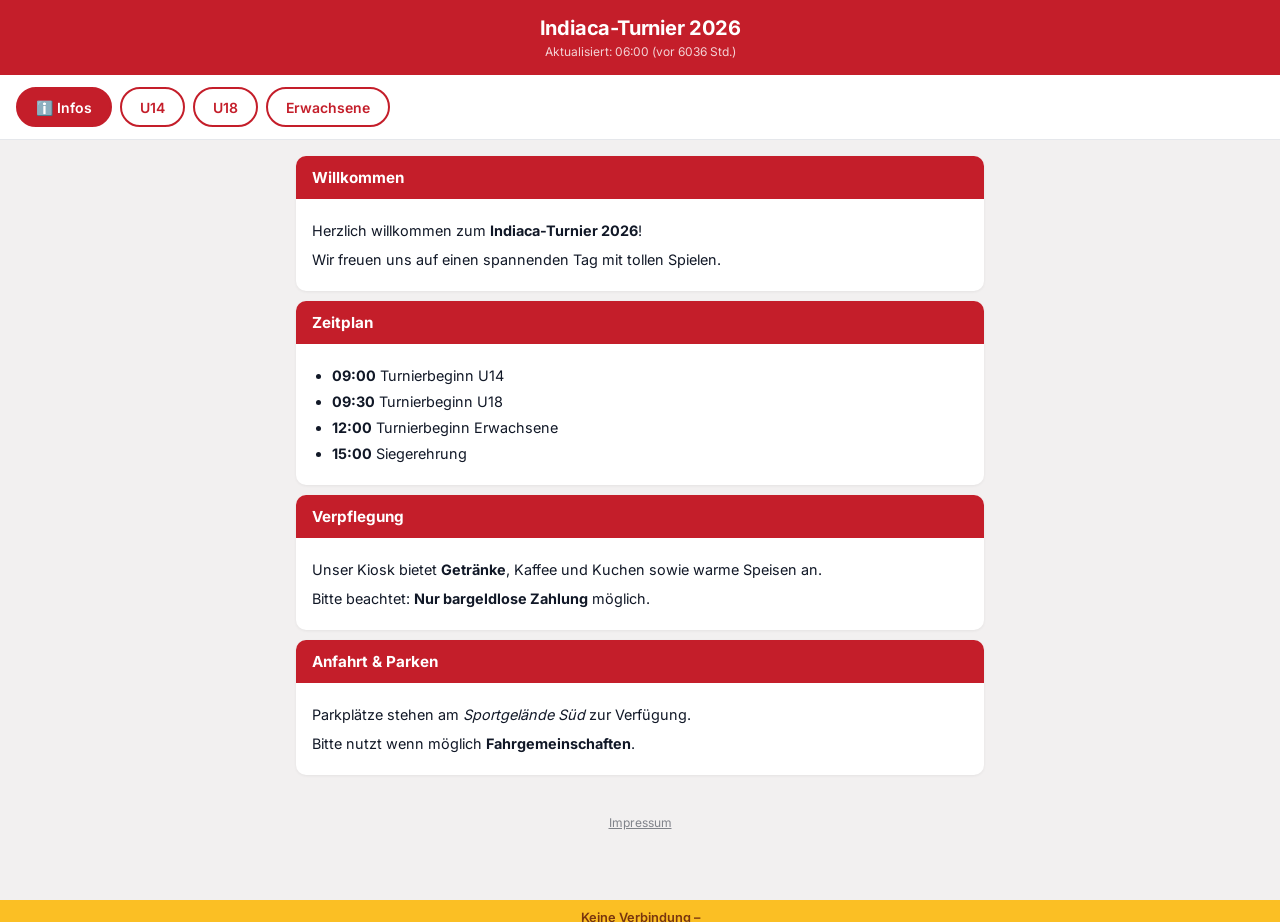
<file: live-ticker/index.html>
<!DOCTYPE html>
<html lang="de">

<head>
  <meta charset="UTF-8">
  <meta name="viewport" content="width=device-width, initial-scale=1.0, viewport-fit=cover">
  <meta name="theme-color" content="#c41e2a">
  <meta name="description" content="Spielplan und Ergebnisse">
  <title>LiveTicker</title>
  <link rel="stylesheet" href="css/styles.css">
  <link rel="icon" href="assets/favicon.ico" sizes="any">
</head>

<body>
  <div class="pull-indicator" id="pull-indicator">
    <div class="loading__spinner"></div>
  </div>

  <header class="header">
    <div class="header__row">
      <h1 class="header__title" id="tournament-name">LiveTicker</h1>
    </div>
    <p class="header__updated" id="last-updated"></p>
    <div class="header__stale" id="stale-banner" hidden>
      Daten evtl. veraltet &ndash; letzte Aktualisierung vor l&auml;ngerer Zeit
    </div>
  </header>

  <div class="tabs-wrapper" id="tabs-wrapper">
    <nav class="tabs" id="age-group-tabs" role="tablist" aria-label="Altersgruppen"></nav>
  </div>

  <div class="filter-tags" id="filter-tags" hidden></div>

  <!-- Team Filter Bottom Sheet -->
  <div class="filter-overlay" id="filter-overlay" hidden role="dialog" aria-label="Teams filtern">
    <div class="filter-sheet" id="filter-sheet">
      <div class="filter-sheet__header">
        <h2 class="filter-sheet__title">Teams filtern</h2>
        <button class="filter-sheet__close" id="filter-close" aria-label="Schließen">&times;</button>
      </div>
      <div class="filter-sheet__search">
        <input type="text" class="filter-sheet__input" id="filter-search" placeholder="Team suchen…" autocomplete="off">
      </div>
      <div class="filter-sheet__list" id="filter-list"></div>
      <div class="filter-sheet__actions">
        <button class="filter-sheet__btn filter-sheet__btn--clear" id="filter-clear">Zurücksetzen</button>
        <button class="filter-sheet__btn filter-sheet__btn--apply" id="filter-apply">Anwenden</button>
      </div>
    </div>
  </div>

  <main class="match-list" id="match-list">
    <div class="loading" id="loading">
      <div class="loading__spinner"></div>
      <p>Lade Spielplan&hellip;</p>
    </div>
  </main>

  <button class="filter-fab" id="filter-btn" hidden aria-label="Teams filtern">
    <svg width="22" height="22" viewBox="0 0 24 24" fill="none" stroke="currentColor" stroke-width="2.5" stroke-linecap="round" stroke-linejoin="round">
      <polygon points="22 3 2 3 10 12.46 10 19 14 21 14 12.46 22 3"/>
    </svg>
  </button>

  <div class="offline-bar" id="offline-bar" hidden>
    Keine Verbindung &ndash; <span id="offline-time"></span>
  </div>

  <footer class="app-footer">
    <a href="https://jf-landkreis-karlsruhe.de/impressum/" target="_blank" rel="noopener">Impressum</a>
  </footer>

  <script type="module" src="js/app.js"></script>
</body>

</html>
</file>
<file: live-ticker/css/styles.css>
/* ── Fonts (self-hosted, DSGVO-konform) ──────────── */
@font-face {
  font-family: 'Inter';
  font-style: normal;
  font-weight: 400;
  font-display: swap;
  src: url('../assets/fonts/Inter-Regular.woff2') format('woff2');
}

@font-face {
  font-family: 'Inter';
  font-style: normal;
  font-weight: 600;
  font-display: swap;
  src: url('../assets/fonts/Inter-SemiBold.woff2') format('woff2');
}

@font-face {
  font-family: 'Inter';
  font-style: normal;
  font-weight: 700;
  font-display: swap;
  src: url('../assets/fonts/Inter-Bold.woff2') format('woff2');
}

/* ── Reset & Base ─────────────────────────────────── */
*, *::before, *::after {
  box-sizing: border-box;
  margin: 0;
  padding: 0;
}

:root {
  --color-bg: #f2f0f0;
  --color-surface: #ffffff;
  --color-primary: #c41e2a;
  --color-primary-light: #fce8e9;
  --color-live: #b91c1c;
  --color-live-bg: #fef2f2;
  --color-completed: #6b7280;
  --color-completed-bg: #f9fafb;
  --color-pause: #2563eb;
  --color-pause-bg: #eff6ff;
  --color-scheduled: #c41e2a;
  --color-text: #111827;
  --color-text-muted: #6b7280;
  --color-border: #e5e7eb;
  --radius: 10px;
  --radius-sm: 6px;
  --spacing: 16px;
  --font: 'Inter', -apple-system, BlinkMacSystemFont, 'Segoe UI', sans-serif;
}

html {
  font-family: var(--font);
  font-size: 16px;
  color: var(--color-text);
  background: var(--color-bg);
  -webkit-text-size-adjust: 100%;
  overscroll-behavior-y: contain;
}

body {
  min-height: 100dvh;
  padding-bottom: 60px;
}

/* ── Pull-to-Refresh ─────────────────────────────── */
.pull-indicator {
  position: fixed;
  top: 0;
  left: 0;
  right: 0;
  display: flex;
  justify-content: center;
  padding: 12px;
  transform: translateY(-60px);
  opacity: 0;
  transition: transform 0.2s, opacity 0.2s;
  z-index: 5;
  pointer-events: none;
}

.pull-indicator--refreshing {
  transform: translateY(0) !important;
  opacity: 1 !important;
}

/* ── Header ──────────────────────────────────────── */
.header {
  background: var(--color-primary);
  color: #fff;
  padding: calc(env(safe-area-inset-top, 0px) + var(--spacing)) var(--spacing) var(--spacing);
  text-align: center;
}

.header__row {
  display: flex;
  justify-content: center;
  align-items: center;
  gap: 12px;
}

.header__title {
  font-size: 1.25rem;
  font-weight: 700;
  letter-spacing: -0.01em;
}

.header__updated {
  font-size: 0.75rem;
  opacity: 0.8;
  margin-top: 4px;
}

.header__stale {
  margin-top: 8px;
  padding: 6px 12px;
  background: #fbbf24;
  color: #78350f;
  font-size: 0.75rem;
  font-weight: 600;
  border-radius: var(--radius-sm);
  display: inline-block;
}

.header__stale[hidden] {
  display: none;
}

/* ── Age Group Tabs ──────────────────────────────── */
.tabs-wrapper {
  position: sticky;
  top: 0;
  z-index: 10;
  background: var(--color-surface);
  border-bottom: 1px solid var(--color-border);
}

.tabs {
  display: flex;
  gap: 8px;
  padding: 12px var(--spacing);
  overflow-x: auto;
  -webkit-overflow-scrolling: touch;
  scrollbar-width: none;
}

.tabs::-webkit-scrollbar {
  display: none;
}

/* Fade-Hinweis rechts/links wenn scrollbar */
.tabs-wrapper::before,
.tabs-wrapper::after {
  content: '';
  position: absolute;
  top: 0;
  bottom: 1px;
  width: 28px;
  z-index: 2;
  pointer-events: none;
  opacity: 0;
  transition: opacity 0.2s;
}

.tabs-wrapper::after {
  right: 0;
  background: linear-gradient(to left, var(--color-surface) 30%, transparent);
}

.tabs-wrapper::before {
  left: 0;
  background: linear-gradient(to right, var(--color-surface) 30%, transparent);
}

.tabs-wrapper.can-scroll-right::after {
  opacity: 1;
}

.tabs-wrapper.can-scroll-left::before {
  opacity: 1;
}

.tab {
  flex-shrink: 0;
  padding: 8px 18px;
  border-radius: 20px;
  border: 2px solid var(--color-primary);
  background: transparent;
  color: var(--color-primary);
  font-family: var(--font);
  font-size: 0.875rem;
  font-weight: 600;
  cursor: pointer;
  white-space: nowrap;
  transition: background 0.15s, color 0.15s;
  min-height: 40px;
}

.tab:active {
  transform: scale(0.96);
}

.tab[aria-selected="true"] {
  background: var(--color-primary);
  color: #fff;
}

/* ── Match List ──────────────────────────────────── */
.match-list {
  padding: var(--spacing);
  display: flex;
  flex-direction: column;
  gap: 10px;
  max-width: 600px;
  margin: 0 auto;
}

/* ── Match Card ──────────────────────────────────── */
.match-card {
  background: var(--color-surface);
  border-radius: var(--radius);
  padding: 14px 16px;
  border-left: 4px solid var(--color-border);
  box-shadow: 0 1px 3px rgba(0, 0, 0, 0.06);
  transition: border-color 0.2s;
}

.match-card--scheduled {
  border-left-color: var(--color-scheduled);
}

.match-card--live {
  border-left-color: var(--color-live);
  background: var(--color-live-bg);
}

.match-card--completed {
  border-left-color: var(--color-completed);
  background: var(--color-completed-bg);
}

.match-card--pause {
  border-left-color: var(--color-pause);
  background: var(--color-pause-bg);
}

.match-card--pause .match-card__status {
  color: var(--color-pause);
}

.match-card__header {
  display: flex;
  justify-content: space-between;
  align-items: center;
  margin-bottom: 12px;
}

.match-card__field {
  font-size: 0.85rem;
  font-weight: 700;
  color: var(--color-primary);
  background: var(--color-primary-light);
  padding: 3px 10px;
  border-radius: 4px;
}

.match-card__fields {
  display: flex;
  gap: 6px;
}

.match-card__time {
  font-size: 1rem;
  font-weight: 700;
  color: var(--color-text);
}

.match-card__teams {
  display: grid;
  grid-template-columns: 1fr auto 1fr;
  align-items: center;
  gap: 8px;
  text-align: center;
}

.match-card__team {
  font-size: 0.9rem;
  font-weight: 600;
  line-height: 1.3;
}

.match-card__team--a {
  text-align: right;
}

.match-card__team--b {
  text-align: left;
}

.match-card__score {
  font-size: 1.25rem;
  font-weight: 700;
  white-space: nowrap;
  min-width: 60px;
}

.match-card--live .match-card__score {
  color: var(--color-live);
}

.match-card--completed .match-card__score {
  color: var(--color-text-muted);
}

.match-card__vs {
  font-size: 0.875rem;
  color: var(--color-text-muted);
  font-weight: 600;
}

.match-card__status {
  display: flex;
  justify-content: center;
  align-items: center;
  gap: 6px;
  margin-top: 8px;
  font-size: 0.75rem;
  font-weight: 600;
  text-transform: uppercase;
  letter-spacing: 0.04em;
}

.match-card--scheduled .match-card__status {
  color: var(--color-scheduled);
}

.match-card--live .match-card__status {
  color: var(--color-live);
}

.match-card--completed .match-card__status {
  color: var(--color-completed);
}

/* Live pulse dot */
.pulse-dot {
  width: 8px;
  height: 8px;
  border-radius: 50%;
  background: var(--color-live);
  animation: pulse 1.5s ease-in-out infinite;
}

@keyframes pulse {
  0%, 100% { opacity: 1; transform: scale(1); }
  50% { opacity: 0.5; transform: scale(1.4); }
}

/* ── Empty State ─────────────────────────────────── */
.empty-state {
  text-align: center;
  padding: 48px var(--spacing);
  color: var(--color-text-muted);
}

.empty-state__icon {
  font-size: 2.5rem;
  margin-bottom: 12px;
}

.empty-state__text {
  font-size: 0.95rem;
}

/* ── Loading ─────────────────────────────────────── */
.loading {
  text-align: center;
  padding: 48px var(--spacing);
  color: var(--color-text-muted);
}

.loading__spinner {
  width: 32px;
  height: 32px;
  border: 3px solid var(--color-border);
  border-top-color: var(--color-primary);
  border-radius: 50%;
  animation: spin 0.8s linear infinite;
  margin: 0 auto 12px;
}

@keyframes spin {
  to { transform: rotate(360deg); }
}

/* ── Offline Bar ─────────────────────────────────── */
.offline-bar {
  position: fixed;
  bottom: 0;
  left: 0;
  right: 0;
  background: #fbbf24;
  color: #78350f;
  text-align: center;
  padding: 10px var(--spacing);
  font-size: 0.8rem;
  font-weight: 600;
  z-index: 100;
  transform: translateY(100%);
  transition: transform 0.3s ease;
  padding-bottom: calc(env(safe-area-inset-bottom, 0px) + 10px);
}

.offline-bar[hidden] {
  display: block;
  transform: translateY(100%);
}

.offline-bar:not([hidden]) {
  transform: translateY(0);
}

/* ── Section Dividers ────────────────────────────── */
.section-label {
  font-size: 0.7rem;
  font-weight: 700;
  text-transform: uppercase;
  letter-spacing: 0.06em;
  color: var(--color-text-muted);
  padding: 8px 0 2px;
}

/* ── Info Cards ───────────────────────────────────── */
.info-card {
  background: var(--color-surface);
  border-radius: var(--radius);
  box-shadow: 0 1px 3px rgba(0, 0, 0, 0.06);
  overflow: hidden;
}

.info-card__header {
  background: var(--color-primary);
  color: #fff;
  padding: 12px 16px;
  font-size: 0.95rem;
  font-weight: 700;
}

.info-card__content {
  padding: 14px 16px;
  font-size: 0.9rem;
  line-height: 1.6;
  color: var(--color-text);
}

.info-card__content h2 {
  font-size: 1rem;
  margin: 12px 0 6px;
}

.info-card__content h3 {
  font-size: 0.95rem;
  margin: 10px 0 4px;
}

.info-card__content h4 {
  font-size: 0.9rem;
  margin: 8px 0 4px;
}

.info-card__content p {
  margin: 6px 0;
}

.info-card__content ul {
  margin: 6px 0;
  padding-left: 20px;
}

.info-card__content li {
  margin: 3px 0;
}

.info-card__content strong {
  font-weight: 700;
}

.info-card__content a {
  color: var(--color-primary);
  text-decoration: underline;
}

/* ── Filter FAB ─────────────────────────────────── */
.filter-fab {
  position: fixed;
  bottom: calc(env(safe-area-inset-bottom, 0px) + 24px);
  right: 20px;
  z-index: 50;
  width: 52px;
  height: 52px;
  display: flex;
  align-items: center;
  justify-content: center;
  border: none;
  border-radius: 50%;
  background: var(--color-primary);
  color: #fff;
  cursor: pointer;
  box-shadow: 0 4px 12px rgba(0, 0, 0, 0.25);
  transition: transform 0.15s, background 0.15s;
}

.filter-fab[hidden] {
  display: none;
}

.filter-fab:active {
  transform: scale(0.92);
}

.filter-fab--active {
  background: var(--color-text);
}

.filter-fab__badge {
  position: absolute;
  top: 2px;
  right: 2px;
  min-width: 20px;
  height: 20px;
  display: flex;
  align-items: center;
  justify-content: center;
  background: #ef4444;
  color: #fff;
  font-size: 0.7rem;
  font-weight: 700;
  border-radius: 10px;
  padding: 0 5px;
  border: 2px solid var(--color-text);
  line-height: 1;
}

/* ── Filter Tags Bar ────────────────────────────── */
.filter-tags[hidden] {
  display: none;
}

.filter-tags {
  display: flex;
  gap: 6px;
  padding: 8px var(--spacing);
  overflow-x: auto;
  -webkit-overflow-scrolling: touch;
  scrollbar-width: none;
  background: var(--color-surface);
  border-bottom: 1px solid var(--color-border);
}

.filter-tags::-webkit-scrollbar {
  display: none;
}

.filter-tag {
  flex-shrink: 0;
  display: inline-flex;
  align-items: center;
  gap: 4px;
  padding: 4px 10px;
  background: var(--color-primary-light);
  color: var(--color-primary);
  border-radius: 14px;
  font-size: 0.75rem;
  font-weight: 600;
  white-space: nowrap;
}

.filter-tag__remove {
  display: inline-flex;
  align-items: center;
  justify-content: center;
  width: 18px;
  height: 18px;
  border: none;
  background: none;
  color: var(--color-primary);
  font-size: 1rem;
  line-height: 1;
  cursor: pointer;
  border-radius: 50%;
  padding: 0;
}

.filter-tag__remove:active {
  background: rgba(196, 30, 42, 0.15);
}

/* ── Filter Bottom Sheet ────────────────────────── */
.filter-overlay {
  position: fixed;
  inset: 0;
  z-index: 200;
  background: rgba(0, 0, 0, 0);
  display: flex;
  align-items: flex-end;
  justify-content: center;
  transition: background 0.25s;
}

.filter-overlay[hidden] {
  display: none;
}

.filter-overlay--visible {
  background: rgba(0, 0, 0, 0.4);
}

.filter-sheet {
  width: 100%;
  max-width: 600px;
  max-height: 75dvh;
  background: var(--color-surface);
  border-radius: 16px 16px 0 0;
  display: flex;
  flex-direction: column;
  transform: translateY(100%);
  transition: transform 0.25s ease-out;
  padding-bottom: env(safe-area-inset-bottom, 0px);
}

.filter-overlay--visible .filter-sheet {
  transform: translateY(0);
}

.filter-sheet__header {
  display: flex;
  justify-content: space-between;
  align-items: center;
  padding: 16px var(--spacing) 8px;
}

.filter-sheet__title {
  font-size: 1.1rem;
  font-weight: 700;
}

.filter-sheet__close {
  width: 36px;
  height: 36px;
  display: flex;
  align-items: center;
  justify-content: center;
  border: none;
  background: none;
  font-size: 1.5rem;
  color: var(--color-text-muted);
  cursor: pointer;
  border-radius: 50%;
}

.filter-sheet__close:active {
  background: var(--color-bg);
}

.filter-sheet__search {
  padding: 4px var(--spacing) 12px;
}

.filter-sheet__input {
  width: 100%;
  padding: 10px 14px;
  border: 2px solid var(--color-border);
  border-radius: var(--radius-sm);
  font-family: var(--font);
  font-size: 0.9rem;
  outline: none;
  transition: border-color 0.15s;
}

.filter-sheet__input:focus {
  border-color: var(--color-primary);
}

.filter-sheet__list {
  flex: 1;
  overflow-y: auto;
  padding: 0 var(--spacing);
  -webkit-overflow-scrolling: touch;
}

.filter-team {
  display: flex;
  align-items: center;
  gap: 12px;
  padding: 12px 0;
  border-bottom: 1px solid var(--color-border);
  cursor: pointer;
  -webkit-tap-highlight-color: transparent;
}

.filter-team:last-child {
  border-bottom: none;
}

.filter-team__cb {
  width: 20px;
  height: 20px;
  flex-shrink: 0;
  accent-color: var(--color-primary);
  cursor: pointer;
}

.filter-team__name {
  font-size: 0.9rem;
  font-weight: 500;
}

.filter-sheet__actions {
  display: flex;
  gap: 10px;
  padding: 12px var(--spacing) 16px;
  border-top: 1px solid var(--color-border);
}

.filter-sheet__btn {
  flex: 1;
  padding: 12px;
  border-radius: var(--radius-sm);
  font-family: var(--font);
  font-size: 0.9rem;
  font-weight: 600;
  cursor: pointer;
  border: none;
  transition: opacity 0.15s;
}

.filter-sheet__btn:active {
  opacity: 0.75;
}

.filter-sheet__btn--clear {
  background: var(--color-bg);
  color: var(--color-text);
}

.filter-sheet__btn--apply {
  background: var(--color-primary);
  color: #fff;
}

/* ── App Footer ─────────────────────────────────── */
.app-footer {
  text-align: center;
  padding: 1.5rem 1rem 2rem;
  font-size: 0.75rem;
  opacity: 0.5;
}

.app-footer a {
  color: inherit;
}

/* ── Tablet+ ─────────────────────────────────────── */
@media (min-width: 768px) {
  .match-list {
    max-width: 720px;
  }

  .match-card__team {
    font-size: 1rem;
  }

  .match-card__score {
    font-size: 1.4rem;
  }
}
</file>
